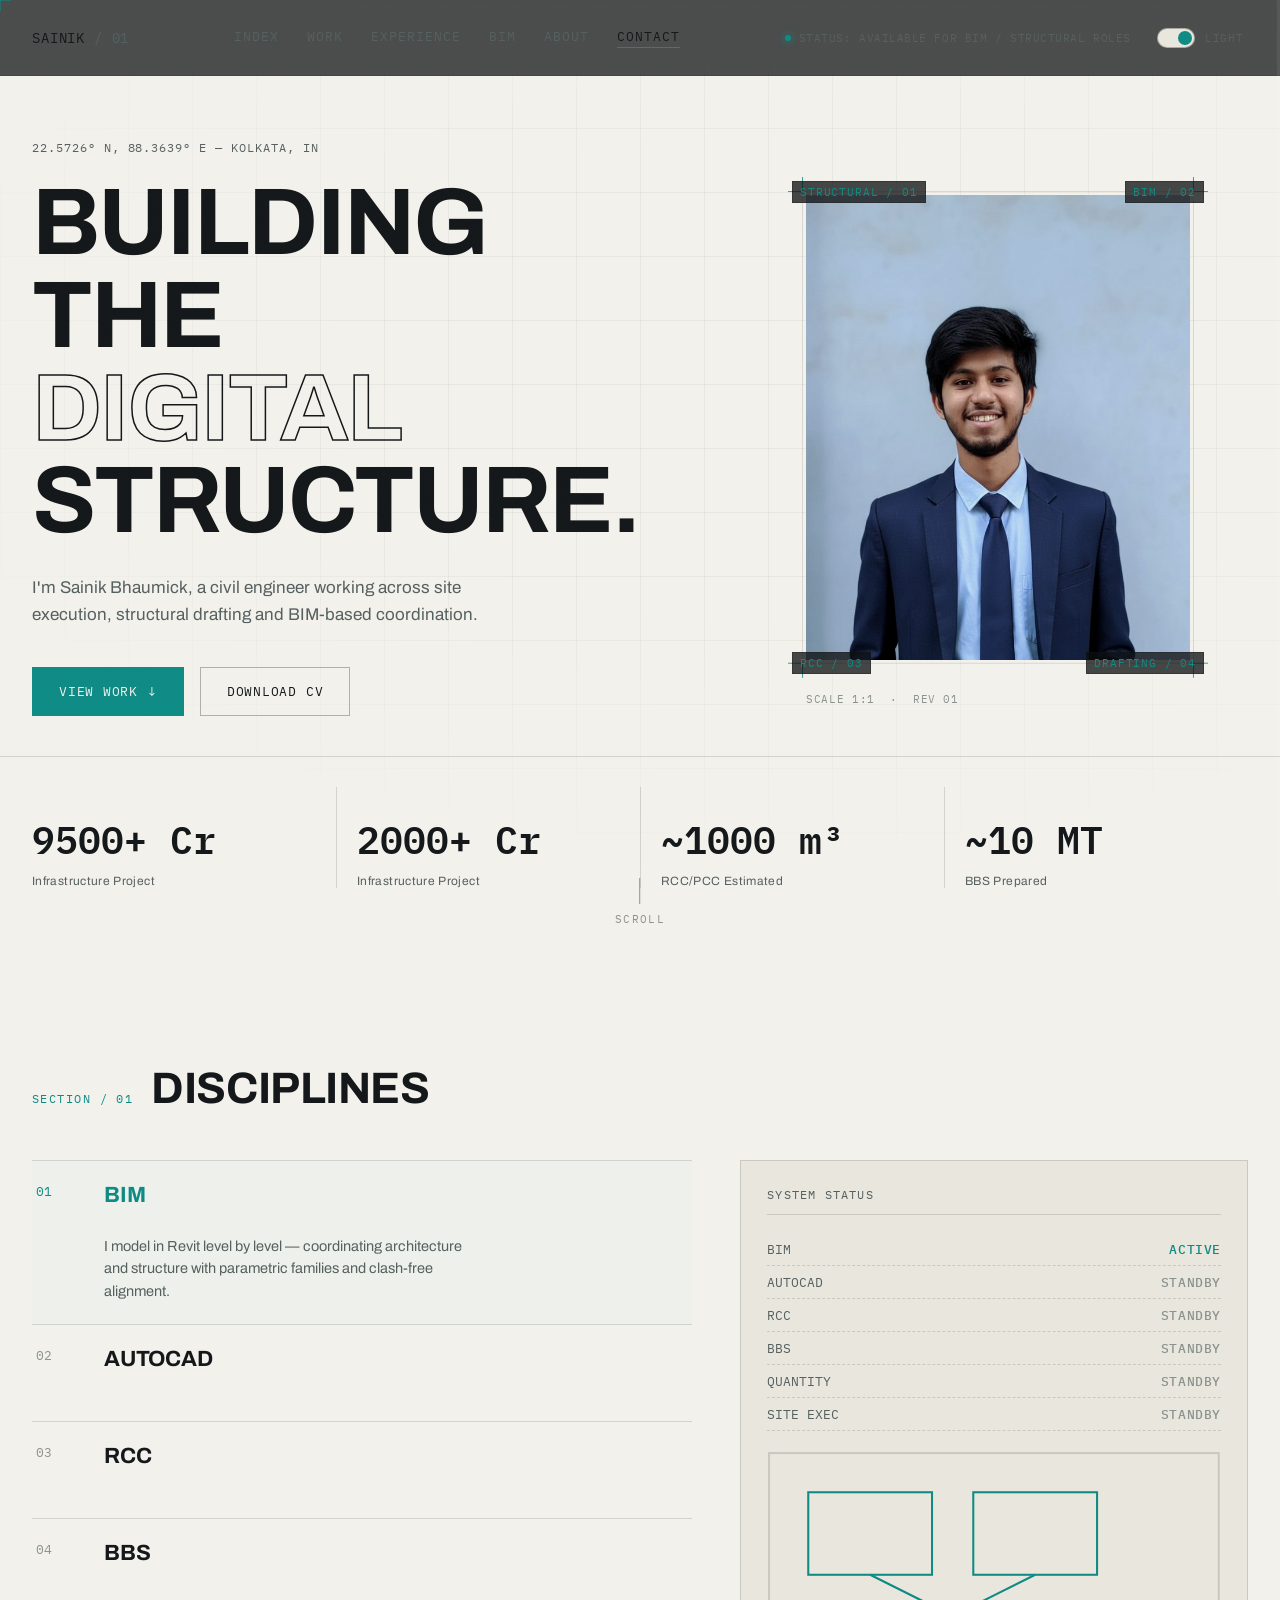
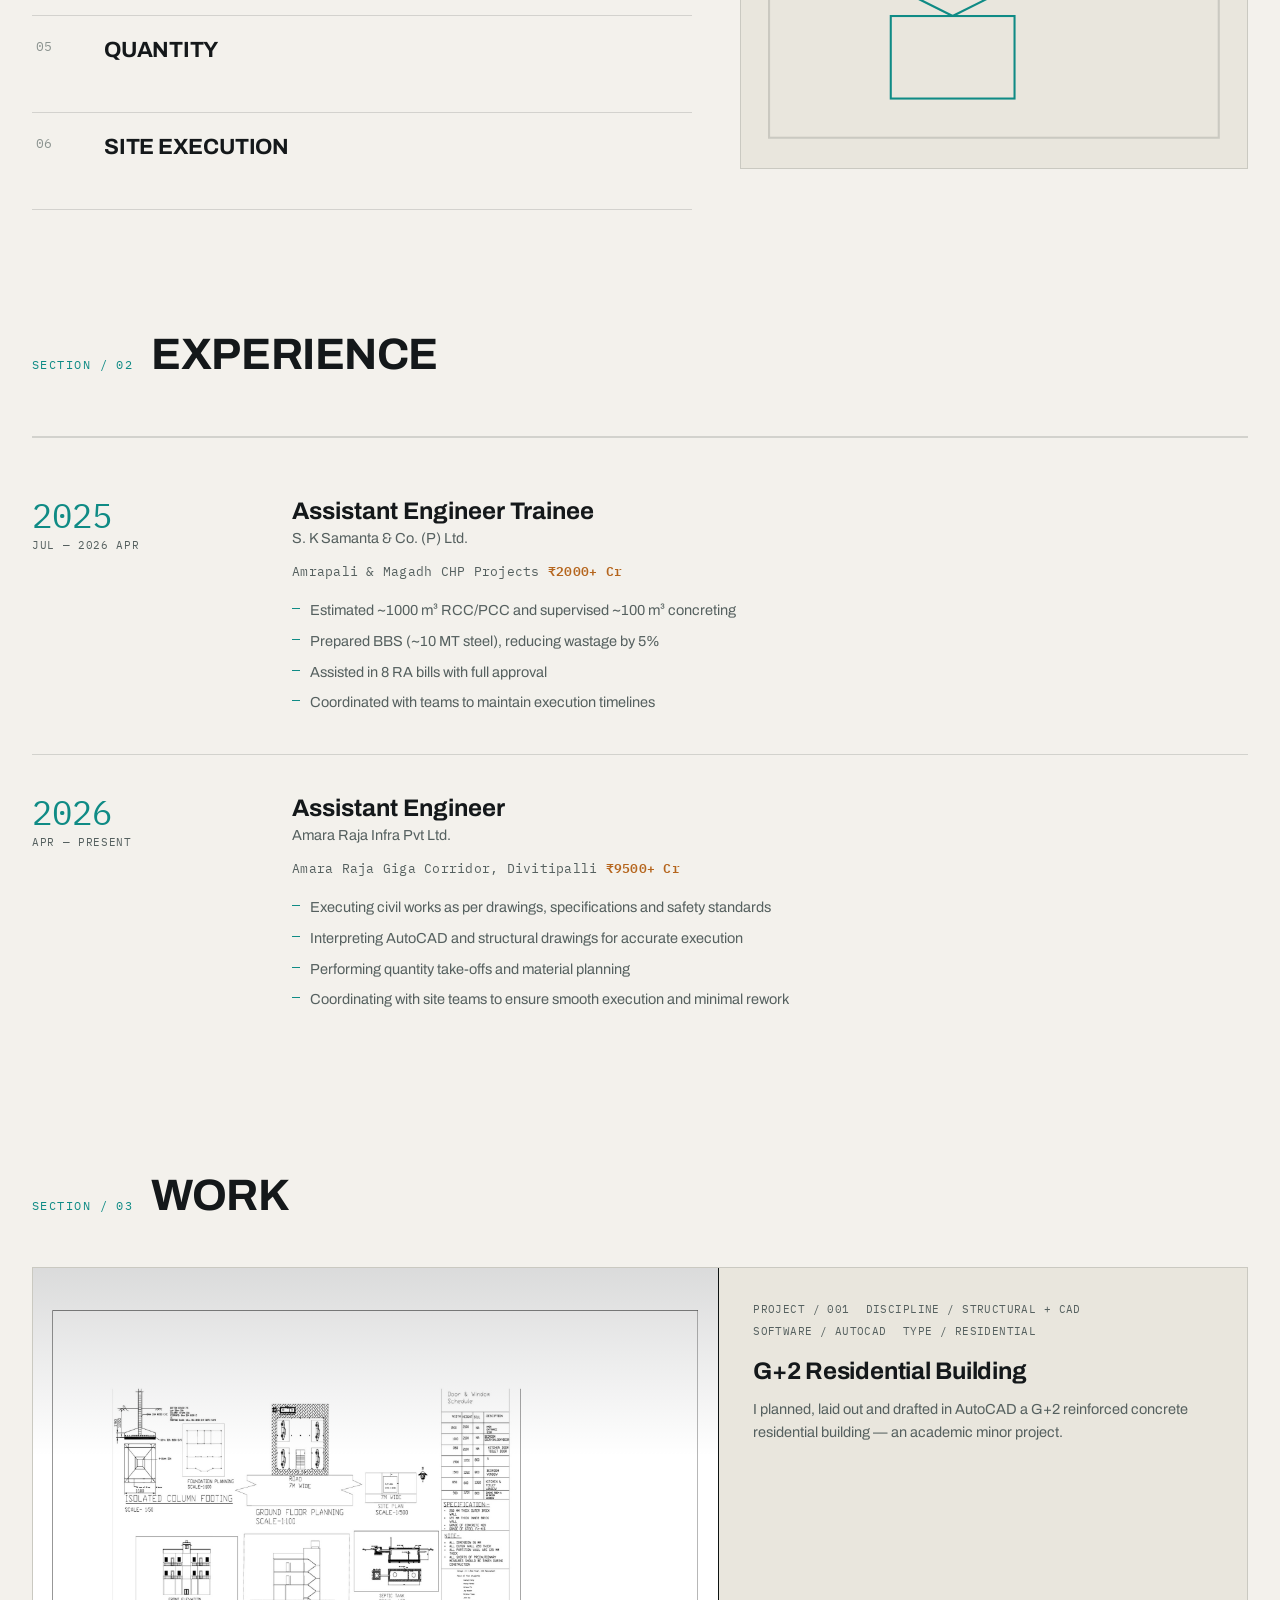
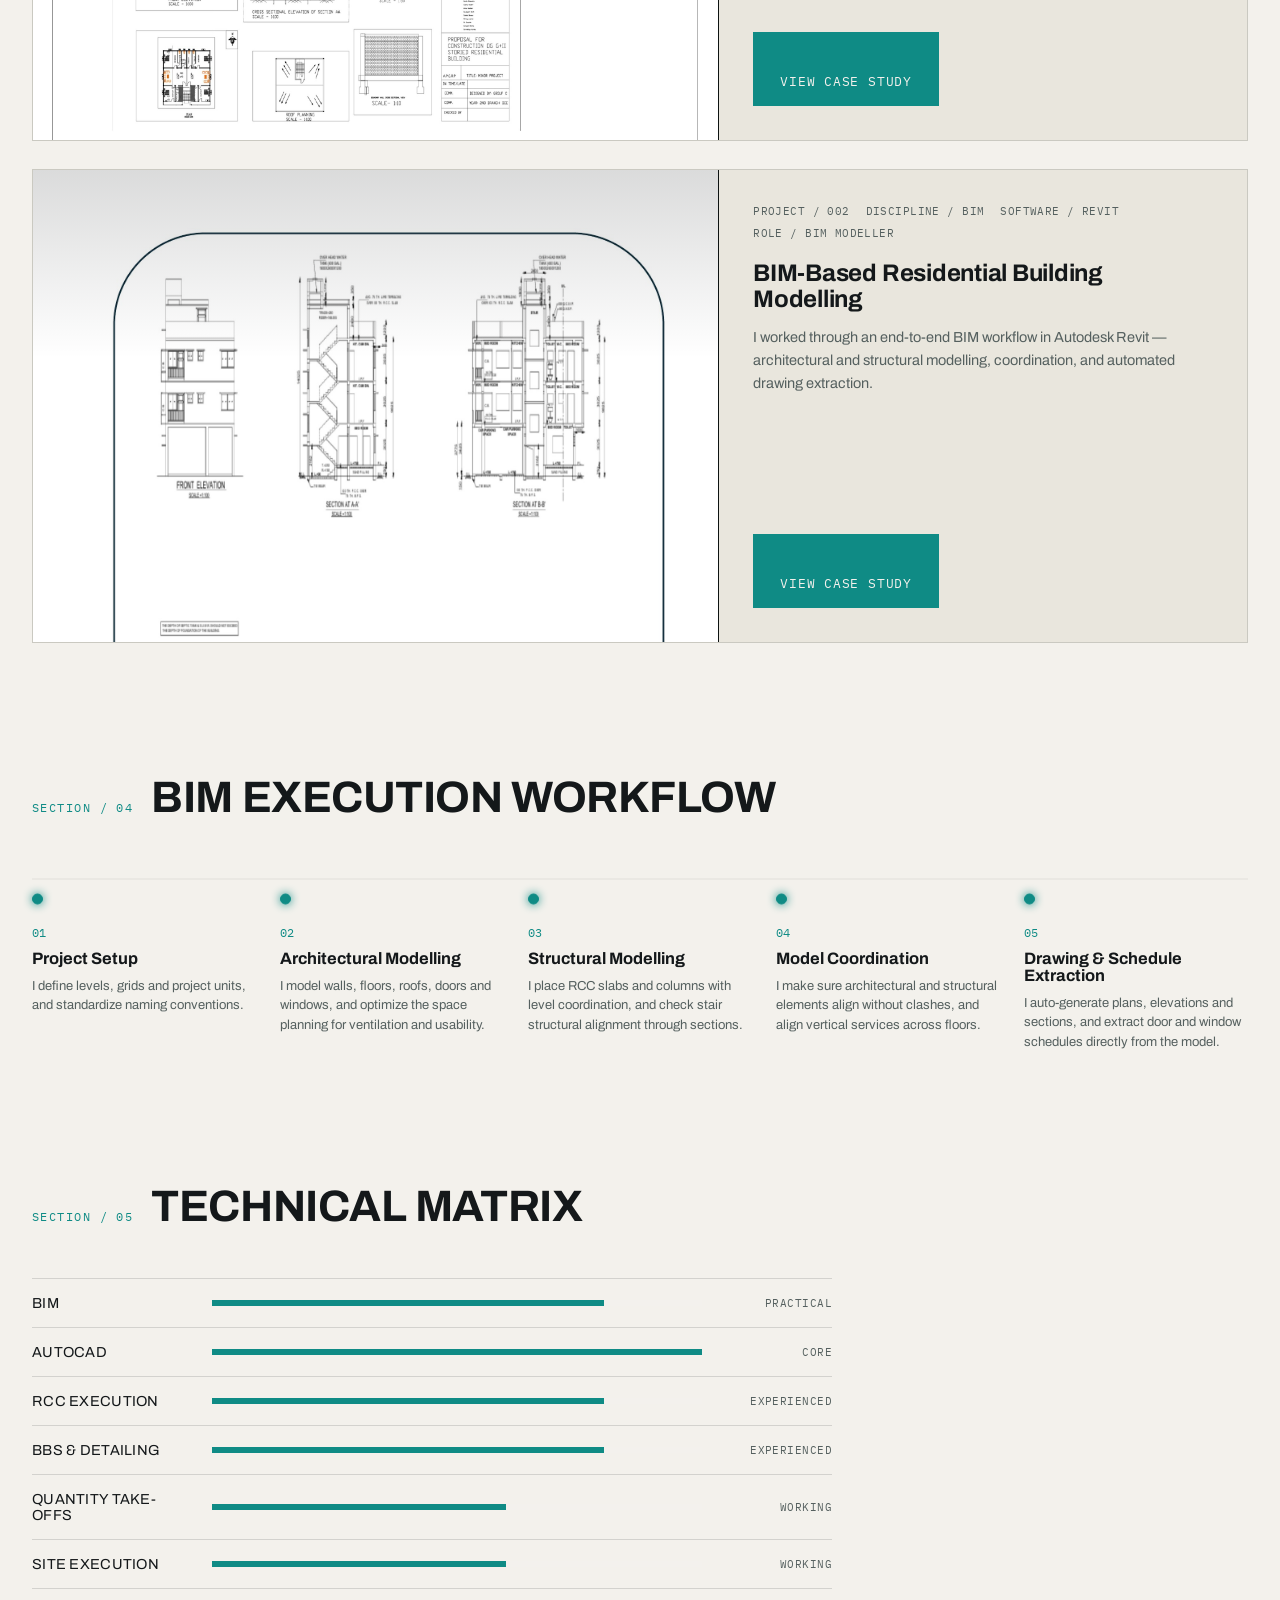
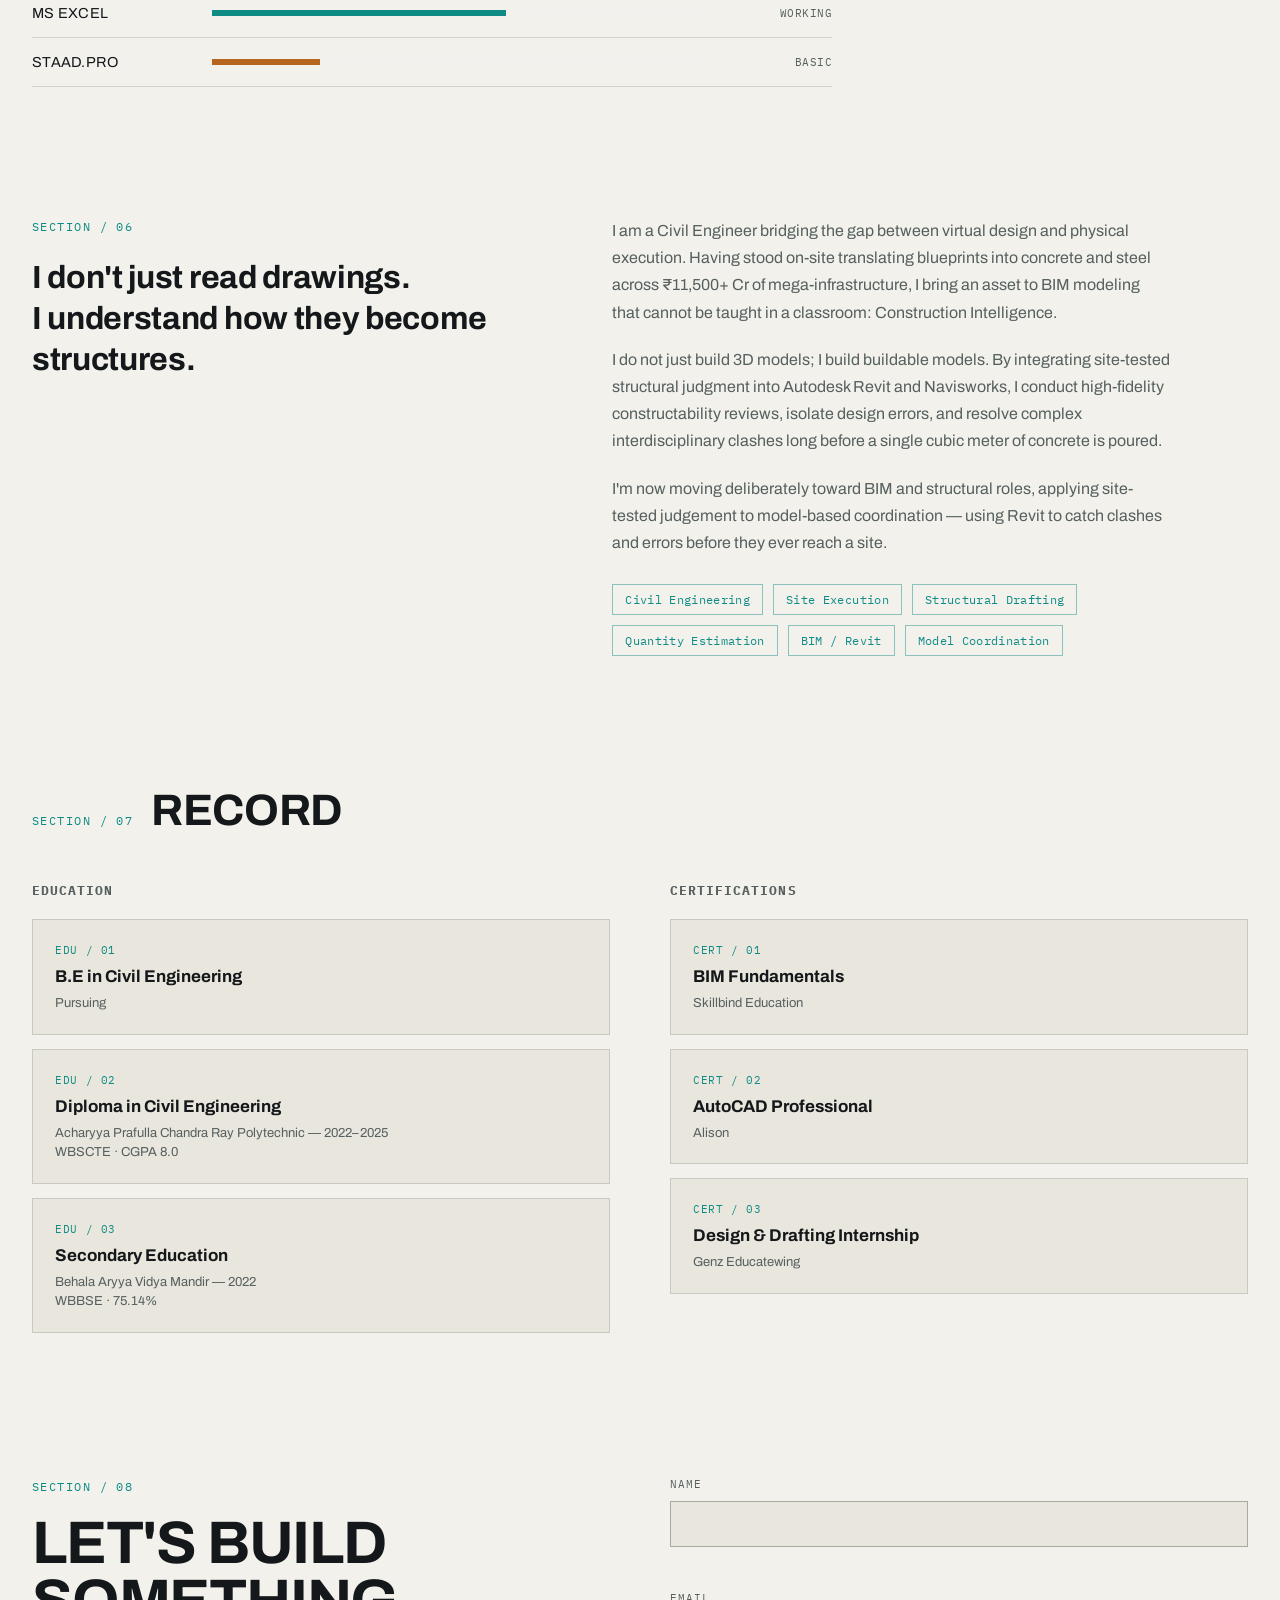
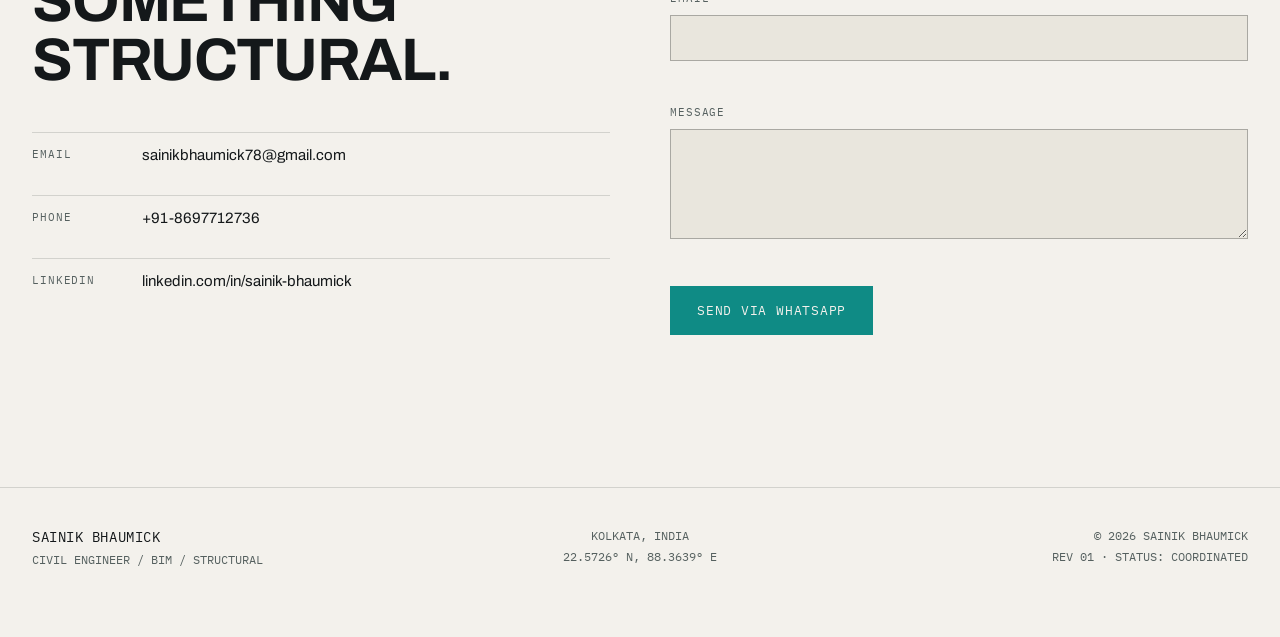
<file: Sainik-Bhaumik/index.html>
<!DOCTYPE html>
<html lang="en">
<head>
<meta charset="UTF-8">
<meta name="viewport" content="width=device-width, initial-scale=1.0, viewport-fit=cover">
<title>Sainik Bhaumick — Civil Engineer / BIM &amp; Revit</title>
<meta name="description" content="I'm Sainik Bhaumick, a civil engineer specializing in BIM, Revit, structural drafting and site execution. Based in Kolkata, India.">

<link rel="preconnect" href="https://fonts.googleapis.com">
<link rel="preconnect" href="https://fonts.gstatic.com" crossorigin>
<link href="https://fonts.googleapis.com/css2?family=Archivo:wght@400;500;600;700;800;900&family=IBM+Plex+Mono:wght@400;500;600&display=swap" rel="stylesheet">

<link rel="stylesheet" href="style.css">
</head>
<body>

<!-- ============ GRAIN + GRID OVERLAYS ============ -->
<div class="grain-overlay" aria-hidden="true"></div>
<div class="scan-line" aria-hidden="true"></div>

<!-- ============ CUSTOM CURSOR (desktop only) ============ -->
<div class="cursor-crosshair" id="cursor" aria-hidden="true">
  <span class="cursor-h"></span>
  <span class="cursor-v"></span>
</div>

<!-- ============ SCROLL PROGRESS ============ -->
<div class="scroll-progress" aria-hidden="true"><span id="scrollFill"></span></div>

<a class="skip-link" href="#main">Skip to content</a>

<button class="theme-toggle theme-toggle-mobile" id="themeToggleMobile" type="button" aria-label="Switch to light mode" aria-pressed="false">
  <span class="theme-toggle-track">
    <span class="theme-toggle-thumb"></span>
  </span>
</button>

<!-- ============ DESKTOP / TOP NAVIGATION ============ -->
<header class="topnav" id="topnav">
  <div class="topnav-inner">
    <a href="#top" class="topnav-mark">SAINIK <span>/ 01</span></a>
    <nav class="topnav-links" aria-label="Primary">
      <a href="#work" data-nav>INDEX</a>
      <a href="#projects" data-nav>WORK</a>
      <a href="#experience" data-nav>EXPERIENCE</a>
      <a href="#bim" data-nav>BIM</a>
      <a href="#about" data-nav>ABOUT</a>
      <a href="#contact" data-nav>CONTACT</a>
    </nav>
    <div class="topnav-right">
      <div class="topnav-status">
        <span class="status-dot" aria-hidden="true"></span>
        STATUS: AVAILABLE FOR BIM / STRUCTURAL ROLES
      </div>
      <button class="theme-toggle" id="themeToggle" type="button" aria-label="Switch to light mode" aria-pressed="false">
        <span class="theme-toggle-track">
          <span class="theme-toggle-thumb"></span>
        </span>
        <span class="theme-toggle-label">DARK</span>
      </button>
    </div>
  </div>
</header>

<main id="main">

  <!-- ============ HERO ============ -->
  <section class="hero" id="top">
    <div class="hero-grid-bg" aria-hidden="true"></div>

    <div class="hero-inner">
      <div class="hero-left">
        <p class="eyebrow-coord">22.5726° N, 88.3639° E — KOLKATA, IN</p>
        <h1 class="hero-headline">
          <span class="line">BUILDING</span>
          <span class="line">THE</span>
          <span class="line accent-outline">DIGITAL</span>
          <span class="line">STRUCTURE.</span>
        </h1>
        <p class="hero-sub">I'm Sainik Bhaumick, a civil engineer working across site execution, structural drafting and BIM-based coordination.</p>

        <div class="hero-actions">
          <a href="#projects" class="btn-technical magnetic">VIEW WORK <span class="arrow">↓</span></a>
          <a href="assets/SAINIK_BHAUMICK_CV.pdf" class="btn-ghost magnetic" download>DOWNLOAD CV</a>
        </div>
      </div>

      <div class="hero-right">
        <div class="portrait-frame">
          <svg class="portrait-dims" viewBox="0 0 520 620" aria-hidden="true">
            <rect x="18" y="18" width="484" height="584" fill="none" stroke="var(--line)" stroke-width="1"/>
            <line x1="0" y1="18" x2="18" y2="18" stroke="var(--cyan)" stroke-width="1"/>
            <line x1="18" y1="0" x2="18" y2="18" stroke="var(--cyan)" stroke-width="1"/>
            <line x1="502" y1="18" x2="520" y2="18" stroke="var(--cyan)" stroke-width="1"/>
            <line x1="502" y1="0" x2="502" y2="18" stroke="var(--cyan)" stroke-width="1"/>
            <line x1="0" y1="602" x2="18" y2="602" stroke="var(--cyan)" stroke-width="1"/>
            <line x1="18" y1="602" x2="18" y2="620" stroke="var(--cyan)" stroke-width="1"/>
            <line x1="502" y1="602" x2="520" y2="602" stroke="var(--cyan)" stroke-width="1"/>
            <line x1="502" y1="602" x2="502" y2="620" stroke="var(--cyan)" stroke-width="1"/>
          </svg>
          <img src="assets/profile.jpg" alt="Portrait of Sainik Bhaumick" class="portrait-img" width="800" height="800">
          <span class="portrait-tag tag-tl">STRUCTURAL / 01</span>
          <span class="portrait-tag tag-tr">BIM / 02</span>
          <span class="portrait-tag tag-bl">RCC / 03</span>
          <span class="portrait-tag tag-br">DRAFTING / 04</span>
          <span class="portrait-scale">SCALE 1:1 &nbsp;·&nbsp; REV 01</span>
        </div>
      </div>
    </div>

    <div class="hero-stats" id="statsRow">
      <div class="stat">
        <span class="stat-num" data-count="9500" data-suffix="+ Cr">0</span>
        <span class="stat-label">Infrastructure Project</span>
      </div>
      <div class="stat">
        <span class="stat-num" data-count="2000" data-suffix="+ Cr">0</span>
        <span class="stat-label">Infrastructure Project</span>
      </div>
      <div class="stat">
        <span class="stat-num" data-count="1000" data-prefix="~" data-suffix=" m³">0</span>
        <span class="stat-label">RCC/PCC Estimated</span>
      </div>
      <div class="stat">
        <span class="stat-num" data-count="10" data-prefix="~" data-suffix=" MT">0</span>
        <span class="stat-label">BBS Prepared</span>
      </div>
    </div>

    <a href="#work" class="scroll-hint" aria-hidden="true"><span></span>SCROLL</a>
  </section>

  <!-- ============ ENGINEERING SCANNER ============ -->
  <section class="scanner" id="work">
    <div class="section-head">
      <span class="section-num">SECTION / 01</span>
      <h2>DISCIPLINES</h2>
    </div>

    <div class="scanner-grid">
      <ul class="scanner-list" id="scannerList">
        <li class="scanner-item is-active" data-key="bim" tabindex="0">
          <span class="scanner-index">01</span>
          <span class="scanner-title">BIM</span>
          <p class="scanner-desc">I model in Revit level by level — coordinating architecture and structure with parametric families and clash-free alignment.</p>
        </li>
        <li class="scanner-item" data-key="cad" tabindex="0">
          <span class="scanner-index">02</span>
          <span class="scanner-title">AUTOCAD</span>
          <p class="scanner-desc">I draft plans, elevations, sections and details in 2D, to scale and following standard drafting conventions.</p>
        </li>
        <li class="scanner-item" data-key="rcc" tabindex="0">
          <span class="scanner-index">03</span>
          <span class="scanner-title">RCC</span>
          <p class="scanner-desc">I execute reinforced concrete works on site — footings, columns, slabs — to drawing and safety standards.</p>
        </li>
        <li class="scanner-item" data-key="bbs" tabindex="0">
          <span class="scanner-index">04</span>
          <span class="scanner-title">BBS</span>
          <p class="scanner-desc">I prepare bar bending schedules and reinforcement detailing using IS codes for accurate steel take-off.</p>
        </li>
        <li class="scanner-item" data-key="qty" tabindex="0">
          <span class="scanner-index">05</span>
          <span class="scanner-title">QUANTITY</span>
          <p class="scanner-desc">I carry out material take-offs and quantity estimation, integrated with MS Excel for planning and RA billing.</p>
        </li>
        <li class="scanner-item" data-key="site" tabindex="0">
          <span class="scanner-index">06</span>
          <span class="scanner-title">SITE EXECUTION</span>
          <p class="scanner-desc">I coordinate with site teams to execute drawings accurately, keeping rework and material wastage low.</p>
        </li>
      </ul>

      <div class="scanner-panel" aria-live="polite">
        <div class="panel-head">SYSTEM STATUS</div>
        <div class="panel-rule"></div>
        <ul class="panel-status" id="panelStatus">
          <li><span>BIM</span><b>ACTIVE</b></li>
          <li><span>AUTOCAD</span><b>STANDBY</b></li>
          <li><span>RCC</span><b>STANDBY</b></li>
          <li><span>BBS</span><b>STANDBY</b></li>
          <li><span>QUANTITY</span><b>STANDBY</b></li>
          <li><span>SITE EXEC</span><b>STANDBY</b></li>
        </ul>
        <svg class="panel-diagram" id="panelDiagram" viewBox="0 0 220 140" aria-hidden="true">
          <rect x="1" y="1" width="218" height="138" fill="none" stroke="var(--line)" />
          <g id="diagramContent"></g>
        </svg>
      </div>
    </div>
  </section>

  <!-- ============ EXPERIENCE TIMELINE ============ -->
  <section class="experience" id="experience">
    <div class="section-head">
      <span class="section-num">SECTION / 02</span>
      <h2>EXPERIENCE</h2>
    </div>

    <div class="timeline" id="timeline">
      <div class="timeline-track"><span class="timeline-fill" id="timelineFill"></span></div>

      <article class="timeline-entry">
        <div class="timeline-year">2025<span>JUL — 2026 APR</span></div>
        <div class="timeline-card">
          <h3>Assistant Engineer Trainee</h3>
          <p class="timeline-org">S. K Samanta &amp; Co. (P) Ltd.</p>
          <p class="timeline-project">Amrapali &amp; Magadh CHP Projects <b>₹2000+ Cr</b></p>
          <ul class="timeline-list">
            <li>Estimated ~1000 m³ RCC/PCC and supervised ~100 m³ concreting</li>
            <li>Prepared BBS (~10 MT steel), reducing wastage by 5%</li>
            <li>Assisted in 8 RA bills with full approval</li>
            <li>Coordinated with teams to maintain execution timelines</li>
          </ul>
        </div>
      </article>

      <article class="timeline-entry">
        <div class="timeline-year">2026<span>APR — PRESENT</span></div>
        <div class="timeline-card">
          <h3>Assistant Engineer</h3>
          <p class="timeline-org">Amara Raja Infra Pvt Ltd.</p>
          <p class="timeline-project">Amara Raja Giga Corridor, Divitipalli <b>₹9500+ Cr</b></p>
          <ul class="timeline-list">
            <li>Executing civil works as per drawings, specifications and safety standards</li>
            <li>Interpreting AutoCAD and structural drawings for accurate execution</li>
            <li>Performing quantity take-offs and material planning</li>
            <li>Coordinating with site teams to ensure smooth execution and minimal rework</li>
          </ul>
        </div>
      </article>
    </div>
  </section>

  <!-- ============ PROJECTS ============ -->
  <section class="projects" id="projects">
    <div class="section-head">
      <span class="section-num">SECTION / 03</span>
      <h2>WORK</h2>
    </div>

    <div class="project-rail" id="projectRail">

      <article class="project-card" data-project="g2">
        <div class="project-media-slot">
          <!-- Replace/extend with additional G+2 project drawings if available -->
          <img src="assets/project-g2-fullsheet.jpg" alt="G+2 residential building drawing sheet — plans, elevation, sections and footing detail" loading="lazy">
          <div class="media-scanlines" aria-hidden="true"></div>
        </div>
        <div class="project-info">
          <div class="project-meta">
            <span>PROJECT / 001</span>
            <span>DISCIPLINE / STRUCTURAL + CAD</span>
            <span>SOFTWARE / AUTOCAD</span>
            <span>TYPE / RESIDENTIAL</span>
          </div>
          <h3>G+2 Residential Building</h3>
          <p>I planned, laid out and drafted in AutoCAD a G+2 reinforced concrete residential building — an academic minor project.</p>
          <button class="btn-technical view-case" data-target="modal-g2">VIEW CASE STUDY</button>
        </div>
      </article>

      <article class="project-card" data-project="bim">
        <div class="project-media-slot">
          <!-- Replace/extend with additional BIM project drawings if available -->
          <img src="assets/project-bim-fullsheet.jpg" alt="BIM-based residential building drawing sheet — elevation, sections and floor plans generated from the Revit model" loading="lazy">
          <div class="media-scanlines" aria-hidden="true"></div>
        </div>
        <div class="project-info">
          <div class="project-meta">
            <span>PROJECT / 002</span>
            <span>DISCIPLINE / BIM</span>
            <span>SOFTWARE / REVIT</span>
            <span>ROLE / BIM MODELLER</span>
          </div>
          <h3>BIM-Based Residential Building Modelling</h3>
          <p>I worked through an end-to-end BIM workflow in Autodesk Revit — architectural and structural modelling, coordination, and automated drawing extraction.</p>
          <button class="btn-technical view-case" data-target="modal-bim">VIEW CASE STUDY</button>
        </div>
      </article>

    </div>
  </section>

  <!-- ============ BIM WORKFLOW ============ -->
  <section class="bim-workflow" id="bim">
    <div class="section-head">
      <span class="section-num">SECTION / 04</span>
      <h2>BIM EXECUTION WORKFLOW</h2>
    </div>

    <div class="pipeline" id="pipeline">
      <svg class="pipeline-line" id="pipelineLine" viewBox="0 0 1000 40" preserveAspectRatio="none" aria-hidden="true">
        <line x1="0" y1="20" x2="1000" y2="20" stroke="var(--line)" stroke-width="1"/>
        <line id="pipelineProgress" x1="0" y1="20" x2="0" y2="20" stroke="var(--cyan)" stroke-width="2"/>
      </svg>

      <div class="pipeline-stage" data-stage="1">
        <span class="stage-index">01</span>
        <h3>Project Setup</h3>
        <p>I define levels, grids and project units, and standardize naming conventions.</p>
      </div>
      <div class="pipeline-stage" data-stage="2">
        <span class="stage-index">02</span>
        <h3>Architectural Modelling</h3>
        <p>I model walls, floors, roofs, doors and windows, and optimize the space planning for ventilation and usability.</p>
      </div>
      <div class="pipeline-stage" data-stage="3">
        <span class="stage-index">03</span>
        <h3>Structural Modelling</h3>
        <p>I place RCC slabs and columns with level coordination, and check stair structural alignment through sections.</p>
      </div>
      <div class="pipeline-stage" data-stage="4">
        <span class="stage-index">04</span>
        <h3>Model Coordination</h3>
        <p>I make sure architectural and structural elements align without clashes, and align vertical services across floors.</p>
      </div>
      <div class="pipeline-stage" data-stage="5">
        <span class="stage-index">05</span>
        <h3>Drawing &amp; Schedule Extraction</h3>
        <p>I auto-generate plans, elevations and sections, and extract door and window schedules directly from the model.</p>
      </div>
    </div>
  </section>

  <!-- ============ SKILLS MATRIX ============ -->
  <section class="skills" id="skills">
    <div class="section-head">
      <span class="section-num">SECTION / 05</span>
      <h2>TECHNICAL MATRIX</h2>
    </div>

    <div class="matrix" id="matrix">
      <div class="matrix-row" data-level="4">
        <span class="matrix-label">BIM</span>
        <span class="matrix-bar"><i></i></span>
        <span class="matrix-tag">PRACTICAL</span>
      </div>
      <div class="matrix-row" data-level="5">
        <span class="matrix-label">AUTOCAD</span>
        <span class="matrix-bar"><i></i></span>
        <span class="matrix-tag">CORE</span>
      </div>
      <div class="matrix-row" data-level="4">
        <span class="matrix-label">RCC EXECUTION</span>
        <span class="matrix-bar"><i></i></span>
        <span class="matrix-tag">EXPERIENCED</span>
      </div>
      <div class="matrix-row" data-level="4">
        <span class="matrix-label">BBS &amp; DETAILING</span>
        <span class="matrix-bar"><i></i></span>
        <span class="matrix-tag">EXPERIENCED</span>
      </div>
      <div class="matrix-row" data-level="3">
        <span class="matrix-label">QUANTITY TAKE-OFFS</span>
        <span class="matrix-bar"><i></i></span>
        <span class="matrix-tag">WORKING</span>
      </div>
      <div class="matrix-row" data-level="3">
        <span class="matrix-label">SITE EXECUTION</span>
        <span class="matrix-bar"><i></i></span>
        <span class="matrix-tag">WORKING</span>
      </div>
      <div class="matrix-row" data-level="3">
        <span class="matrix-label">MS EXCEL</span>
        <span class="matrix-bar"><i></i></span>
        <span class="matrix-tag">WORKING</span>
      </div>
      <div class="matrix-row" data-level="1">
        <span class="matrix-label">STAAD.PRO</span>
        <span class="matrix-bar"><i></i></span>
        <span class="matrix-tag">BASIC</span>
      </div>
    </div>
  </section>

  <!-- ============ ABOUT ============ -->
  <section class="about" id="about">
    <div class="about-grid">
      <div class="about-statement">
        <span class="section-num">SECTION / 06</span>
        <h2>I don't just read drawings.<br>I understand how they become structures.</h2>
      </div>
      <div class="about-body">
        <p>I am a Civil Engineer bridging the gap between virtual design and physical execution. Having stood on-site translating blueprints into concrete and steel across ₹11,500+ Cr of mega-infrastructure, I bring an asset to BIM modeling that cannot be taught in a classroom: Construction Intelligence.</p>
        <p>I do not just build 3D models; I build buildable models. By integrating site-tested structural judgment into Autodesk Revit and Navisworks, I conduct high-fidelity constructability reviews, isolate design errors, and resolve complex interdisciplinary clashes long before a single cubic meter of concrete is poured.</p>
        <p>I'm now moving deliberately toward BIM and structural roles, applying site-tested judgement to model-based coordination — using Revit to catch clashes and errors before they ever reach a site.</p>
        <ul class="about-tags">
          <li>Civil Engineering</li>
          <li>Site Execution</li>
          <li>Structural Drafting</li>
          <li>Quantity Estimation</li>
          <li>BIM / Revit</li>
          <li>Model Coordination</li>
        </ul>
      </div>
    </div>
  </section>

  <!-- ============ EDUCATION + CERTIFICATIONS ============ -->
  <section class="credentials" id="credentials">
    <div class="section-head">
      <span class="section-num">SECTION / 07</span>
      <h2>RECORD</h2>
    </div>

    <div class="credentials-grid">
      <div class="credentials-col">
        <h3>Education</h3>

        <div class="doc-card">
          <span class="doc-tag">EDU / 01</span>
          <h4>B.E in Civil Engineering</h4>
          <p class="doc-meta">Pursuing</p>
        </div>

        <div class="doc-card">
          <span class="doc-tag">EDU / 02</span>
          <h4>Diploma in Civil Engineering</h4>
          <p class="doc-meta">Acharyya Prafulla Chandra Ray Polytechnic — 2022–2025<br>WBSCTE · CGPA 8.0</p>
        </div>

        <div class="doc-card">
          <span class="doc-tag">EDU / 03</span>
          <h4>Secondary Education</h4>
          <p class="doc-meta">Behala Aryya Vidya Mandir — 2022<br>WBBSE · 75.14%</p>
        </div>
      </div>

      <div class="credentials-col">
        <h3>Certifications</h3>

        <div class="doc-card">
          <span class="doc-tag">CERT / 01</span>
          <h4>BIM Fundamentals</h4>
          <p class="doc-meta">Skillbind Education</p>
        </div>

        <div class="doc-card">
          <span class="doc-tag">CERT / 02</span>
          <h4>AutoCAD Professional</h4>
          <p class="doc-meta">Alison</p>
        </div>

        <div class="doc-card">
          <span class="doc-tag">CERT / 03</span>
          <h4>Design &amp; Drafting Internship</h4>
          <p class="doc-meta">Genz Educatewing</p>
        </div>
      </div>
    </div>
  </section>

  <!-- ============ CONTACT ============ -->
  <section class="contact" id="contact">
    <div class="contact-grid">
      <div class="contact-left">
        <span class="section-num">SECTION / 08</span>
        <h2>LET'S BUILD<br>SOMETHING<br>STRUCTURAL.</h2>

        <dl class="contact-list">
          <div><dt>EMAIL</dt><dd><a href="mailto:sainikbhaumick78@gmail.com">sainikbhaumick78@gmail.com</a></dd></div>
          <div><dt>PHONE</dt><dd><a href="tel:+918697712736">+91-8697712736</a></dd></div>
          <div><dt>LINKEDIN</dt><dd><a href="https://www.linkedin.com/in/sainik-bhaumick/" target="_blank" rel="noopener">linkedin.com/in/sainik-bhaumick</a></dd></div>
        </dl>
      </div>

      <form class="contact-form" id="contactForm" novalidate>
        <div class="field">
          <label for="cf-name">NAME</label>
          <input type="text" id="cf-name" name="name" autocomplete="name" required>
          <span class="field-error" id="err-name" role="alert"></span>
        </div>
        <div class="field">
          <label for="cf-email">EMAIL</label>
          <input type="email" id="cf-email" name="email" autocomplete="email" required>
          <span class="field-error" id="err-email" role="alert"></span>
        </div>
        <div class="field">
          <label for="cf-message">MESSAGE</label>
          <textarea id="cf-message" name="message" rows="5" required></textarea>
          <span class="field-error" id="err-message" role="alert"></span>
        </div>
        <button type="submit" class="btn-technical magnetic">SEND VIA WHATSAPP</button>
        <p class="form-note" id="formNote" aria-live="polite"></p>
      </form>
    </div>
  </section>

</main>

<!-- ============ FOOTER ============ -->
<footer class="site-footer">
  <div class="footer-inner">
    <div class="footer-id">
      <p class="footer-name">SAINIK BHAUMICK</p>
      <p class="footer-role">CIVIL ENGINEER / BIM / STRUCTURAL</p>
    </div>
    <div class="footer-coord">
      <p>KOLKATA, INDIA</p>
      <p>22.5726° N, 88.3639° E</p>
    </div>
    <div class="footer-meta">
      <p>© <span id="year"></span> SAINIK BHAUMICK</p>
      <p>REV 01 · STATUS: COORDINATED</p>
    </div>
  </div>
  <button class="back-to-top" id="backToTop" aria-label="Back to top">
    <span>↑</span> TOP
  </button>
</footer>

<!-- ============ MOBILE BOTTOM NAV ============ -->
<nav class="mobile-nav" aria-label="Mobile primary">
  <a href="#top" data-mnav class="is-active">
    <svg viewBox="0 0 24 24" fill="none" stroke="currentColor" stroke-width="1.6"><path d="M3 11l9-7 9 7"/><path d="M5 10v9h14v-9"/></svg>
    <span>HOME</span>
  </a>
  <a href="#projects" data-mnav>
    <svg viewBox="0 0 24 24" fill="none" stroke="currentColor" stroke-width="1.6"><rect x="3" y="4" width="18" height="14" rx="1"/><path d="M3 9h18"/></svg>
    <span>WORK</span>
  </a>
  <a href="#bim" data-mnav>
    <svg viewBox="0 0 24 24" fill="none" stroke="currentColor" stroke-width="1.6"><path d="M4 21V9l8-5 8 5v12"/><path d="M9 21v-8h6v8"/></svg>
    <span>BIM</span>
  </a>
  <a href="#about" data-mnav>
    <svg viewBox="0 0 24 24" fill="none" stroke="currentColor" stroke-width="1.6"><circle cx="12" cy="8" r="3.2"/><path d="M5 20c1.5-4 4.5-6 7-6s5.5 2 7 6"/></svg>
    <span>ABOUT</span>
  </a>
  <a href="#contact" data-mnav>
    <svg viewBox="0 0 24 24" fill="none" stroke="currentColor" stroke-width="1.6"><path d="M3 6l9 6 9-6"/><rect x="3" y="5" width="18" height="14" rx="1.4"/></svg>
    <span>CONTACT</span>
  </a>
</nav>

<!-- ============ PROJECT MODALS ============ -->
<div class="modal-overlay" id="modalOverlay">

  <div class="project-modal" id="modal-g2" role="dialog" aria-modal="true" aria-labelledby="modal-g2-title" hidden>
    <button class="modal-close" data-close-modal aria-label="Close case study">✕</button>
    <div class="modal-scroll">
      <span class="modal-eyebrow">PROJECT / 001 — CASE STUDY</span>
      <h2 id="modal-g2-title">G+2 Residential Building</h2>

      <div class="modal-section">
        <h4>Overview</h4>
        <p>This academic minor project focused on the planning, structural layout and AutoCAD drafting of a G+2 reinforced concrete residential building. I prepared it during my Diploma in Civil Engineering.</p>
      </div>
      <div class="modal-section">
        <h4>Objective</h4>
        <p>My objective was to plan a functional residential building that satisfies fundamental civil engineering principles, and to produce professional AutoCAD documentation that mirrors the real drafting workflows used in consultancy firms.</p>
      </div>
      <div class="modal-section">
        <h4>Scope</h4>
        <p>My scope covered site planning, ground and first floor planning, roof planning, front and sectional elevation, staircase detailing, isolated column footing detailing, and a door &amp; window schedule.</p>
      </div>
      <div class="modal-section">
        <h4>Tools</h4>
        <p>I used AutoCAD for 2D drafting, referencing standard IS codes for conceptual detailing.</p>
      </div>
      <div class="modal-section">
        <h4>Skills Demonstrated</h4>
        <p>This project demonstrates my skills in architectural planning, RCC structural components, foundation planning, staircase detailing, and scaled technical drafting.</p>
      </div>

      <div class="modal-gallery">
        <figure><img src="assets/project-g2-site-plan.jpg" alt="G+2 ground floor and site plan" loading="lazy"><figcaption>Ground floor &amp; site plan — 1:100 / 1:500</figcaption></figure>
        <figure><img src="assets/project-g2-elevation.jpg" alt="G+2 front elevation" loading="lazy"><figcaption>Front elevation — 1:100</figcaption></figure>
        <figure><img src="assets/project-g2-section.jpg" alt="G+2 cross sectional elevation" loading="lazy"><figcaption>Cross sectional elevation — Section AA</figcaption></figure>
        <figure><img src="assets/project-g2-floorplan.jpg" alt="G+2 first and second floor plan" loading="lazy"><figcaption>1st &amp; 2nd floor plan — 1:100</figcaption></figure>
        <figure><img src="assets/project-g2-roofplan.jpg" alt="G+2 roof plan" loading="lazy"><figcaption>Roof plan — 1:100</figcaption></figure>
        <figure><img src="assets/project-g2-footing.jpg" alt="G+2 isolated column footing detail" loading="lazy"><figcaption>Isolated column footing — 1:50</figcaption></figure>
        <figure><img src="assets/project-g2-schedule.jpg" alt="G+2 door and window schedule and specifications" loading="lazy"><figcaption>Door &amp; window schedule / specifications</figcaption></figure>
      </div>
    </div>
  </div>

  <div class="project-modal" id="modal-bim" role="dialog" aria-modal="true" aria-labelledby="modal-bim-title" hidden>
    <button class="modal-close" data-close-modal aria-label="Close case study">✕</button>
    <div class="modal-scroll">
      <span class="modal-eyebrow">PROJECT / 002 — CASE STUDY</span>
      <h2 id="modal-bim-title">BIM-Based Residential Building Modelling &amp; Documentation</h2>

      <div class="modal-section">
        <h4>Overview</h4>
        <p>I ran an end-to-end BIM workflow — planning, modelling, coordination and documentation — for a multi-storied residential building, built as a single coordinated model in Autodesk Revit.</p>
      </div>
      <div class="modal-section">
        <h4>Objective</h4>
        <p>I set out to create a single source-of-truth BIM model integrating architectural planning, structural elements and documentation outputs, minimizing drafting errors through coordinated design.</p>
      </div>
      <div class="modal-section">
        <h4>Workflow</h4>
        <p>I started with project setup — levels and grids — then moved through architectural modelling, structural modelling and model coordination for clash-free alignment, and finally extracted drawings and schedules directly from the model.</p>
      </div>
      <div class="modal-section">
        <h4>Deliverables</h4>
        <p>I produced the ground floor plan, upper floor plans, roof plan, front elevation, building sections, staircase section, and door &amp; window schedule — all generated from the coordinated model.</p>
      </div>
      <div class="modal-section">
        <h4>Tools</h4>
        <p>I worked in Autodesk Revit — parametric families, level/grid coordination, sheet sets and annotations.</p>
      </div>
      <div class="modal-section">
        <h4>Skills Demonstrated</h4>
        <p>This project demonstrates my BIM modelling across architecture and structure, my Revit documentation workflow, and my drawing coordination and sheet management.</p>
      </div>

      <div class="modal-gallery">
        <figure><img src="assets/project-bim-groundfloor.jpg" alt="BIM ground floor plan" loading="lazy"><figcaption>Ground floor plan — 1:100</figcaption></figure>
        <figure><img src="assets/project-bim-upperfloor.jpg" alt="BIM 1st and 2nd floor plan" loading="lazy"><figcaption>1st &amp; 2nd floor plan — 1:100</figcaption></figure>
        <figure><img src="assets/project-bim-roof.jpg" alt="BIM roof plan" loading="lazy"><figcaption>Roof plan — 1:100</figcaption></figure>
        <figure><img src="assets/project-bim-elevation.jpg" alt="BIM front elevation" loading="lazy"><figcaption>Front elevation — 1:100</figcaption></figure>
        <figure><img src="assets/project-bim-section-a.jpg" alt="BIM section at A-A" loading="lazy"><figcaption>Section at A–A′ — 1:100</figcaption></figure>
        <figure><img src="assets/project-bim-section-b.jpg" alt="BIM section at B-B" loading="lazy"><figcaption>Section at B–B′ — 1:100</figcaption></figure>
      </div>
    </div>
  </div>

</div>

<script src="script.js"></script>
</body>
</html>
</file>
<file: Sainik-Bhaumik/style.css>
/* ==========================================================================
   SAINIK BHAUMICK — PORTFOLIO
   Design language: engineering blueprint meets digital command center.
   ========================================================================== */

:root {
  --bg: #0a0d0e;
  --bg-panel: #101516;
  --bg-panel-2: #141a1c;
  --ink: #eef3f2;
  --ink-dim: #7d8c8d;
  --ink-dimmer: #52605f;
  --line: rgba(230, 240, 238, 0.14);
  --line-strong: rgba(230, 240, 238, 0.28);
  --cyan: #5fd8d1;
  --cyan-dim: rgba(95, 216, 209, 0.45);
  --orange: #e08a3c;

  --font-display: 'Archivo', sans-serif;
  --font-mono: 'IBM Plex Mono', monospace;

  --nav-h: 76px;
  --edge: 32px;

  --ease: cubic-bezier(.22, .68, .18, 1);
}

/* ============ LIGHT THEME OVERRIDES ============ */
:root[data-theme="light"] {
  --bg: #f3f1ec;
  --bg-panel: #e9e6dd;
  --bg-panel-2: #edeae1;
  --ink: #14181a;
  --ink-dim: #55605f;
  --ink-dimmer: #8b938f;
  --line: rgba(20, 24, 26, 0.14);
  --line-strong: rgba(20, 24, 26, 0.3);
  --cyan: #0f8b85;
  --cyan-dim: rgba(15, 139, 133, 0.45);
  --orange: #b5651d;
}

:root[data-theme="light"] .grain-overlay { opacity: 0.02; }
:root[data-theme="light"] .btn-technical { color: #f3f1ec; }
:root[data-theme="light"] .btn-technical:hover { color: var(--cyan); }
:root[data-theme="light"] .portrait-img { filter: grayscale(0.15) contrast(1.02); }
:root[data-theme="light"] .project-media-slot img { filter: none; }
:root[data-theme="light"] .modal-gallery img { background: #ffffff; }

html { background: var(--bg); transition: background .25s var(--ease); }
body { transition: background .25s var(--ease), color .25s var(--ease); }

* { box-sizing: border-box; }
html { scroll-behavior: smooth; }

@media (prefers-reduced-motion: reduce) {
  html { scroll-behavior: auto; }
  *, *::before, *::after {
    animation-duration: 0.001ms !important;
    animation-iteration-count: 1 !important;
    transition-duration: 0.001ms !important;
    scroll-behavior: auto !important;
  }
}

body {
  margin: 0;
  background: var(--bg);
  color: var(--ink);
  font-family: var(--font-display);
  -webkit-font-smoothing: antialiased;
  overflow-x: hidden;
}

img { max-width: 100%; display: block; }
a { color: inherit; text-decoration: none; }
button { font-family: inherit; cursor: pointer; }
h1, h2, h3, h4 { margin: 0; font-weight: 700; }
p { margin: 0; }
ul { margin: 0; padding: 0; list-style: none; }

.skip-link {
  position: absolute; left: -9999px; top: 0;
  background: var(--cyan); color: #06100f; padding: 10px 16px; z-index: 999;
  font-family: var(--font-mono); font-size: 13px;
}
.skip-link:focus { left: 12px; top: 12px; }

:focus-visible {
  outline: 2px solid var(--cyan);
  outline-offset: 3px;
}

/* ============ TEXTURE / GRAIN / SCAN ============ */
.grain-overlay {
  position: fixed; inset: 0; z-index: 9998; pointer-events: none;
  opacity: 0.035; mix-blend-mode: overlay;
  background-image: url("data:image/svg+xml;utf8,<svg xmlns='http://www.w3.org/2000/svg' width='120' height='120'><filter id='n'><feTurbulence type='fractalNoise' baseFrequency='0.9' numOctaves='2' stitchTiles='stitch'/></filter><rect width='100%25' height='100%25' filter='url(%23n)'/></svg>");
}
.scan-line { display: none; }

/* ============ CUSTOM CURSOR ============ */
.cursor-crosshair {
  position: fixed; top: 0; left: 0; width: 22px; height: 22px;
  pointer-events: none; z-index: 9999; transform: translate(-50%, -50%);
  transition: width .18s var(--ease), height .18s var(--ease), opacity .18s;
  display: none;
}
.cursor-h, .cursor-v { position: absolute; background: var(--cyan); }
.cursor-h { top: 50%; left: 0; width: 100%; height: 1px; transform: translateY(-50%); }
.cursor-v { left: 50%; top: 0; height: 100%; width: 1px; transform: translateX(-50%); }
.cursor-crosshair.is-hover { width: 46px; height: 46px; }
@media (hover: hover) and (pointer: fine) {
  .cursor-crosshair { display: block; }
}

/* ============ SCROLL PROGRESS ============ */
.scroll-progress {
  position: fixed; top: 0; right: 0; width: 3px; height: 100vh;
  background: rgba(255,255,255,0.06); z-index: 500;
}
.scroll-progress span {
  display: block; width: 100%; height: 0%;
  background: var(--cyan);
  transition: height .05s linear;
}
@media (max-width: 767px) { .scroll-progress { display: none; } }

/* ============ SECTION HEAD ============ */
.section-head {
  display: flex; align-items: baseline; gap: 18px;
  margin-bottom: 48px;
}
.section-num {
  font-family: var(--font-mono); font-size: 12px; letter-spacing: 0.12em;
  color: var(--cyan); white-space: nowrap;
}
.section-head h2 {
  font-size: clamp(28px, 4vw, 44px);
  letter-spacing: -0.01em;
}

/* ==========================================================================
   TOP NAVIGATION (DESKTOP)
   ========================================================================== */
.topnav {
  position: fixed; top: 0; left: 0; right: 0; z-index: 400;
  height: var(--nav-h);
  border-bottom: 1px solid var(--line);
  background: rgba(10, 13, 14, 0.72);
  backdrop-filter: blur(10px);
}
.topnav-inner {
  height: 100%; max-width: 1440px; margin: 0 auto;
  display: flex; align-items: center; justify-content: space-between;
  padding: 0 var(--edge);
}
.topnav-mark {
  font-family: var(--font-mono); font-size: 14px; letter-spacing: 0.06em;
}
.topnav-mark span { color: var(--ink-dim); }
.topnav-links { display: flex; gap: 28px; }
.topnav-links a {
  font-family: var(--font-mono); font-size: 12.5px; letter-spacing: 0.08em;
  color: var(--ink-dim); position: relative; padding-bottom: 4px;
  transition: color .2s;
}
.topnav-links a::after {
  content: ''; position: absolute; left: 0; bottom: 0; height: 1px; width: 0;
  background: var(--cyan); transition: width .25s var(--ease);
}
.topnav-links a:hover, .topnav-links a.is-active { color: var(--ink); }
.topnav-links a:hover::after, .topnav-links a.is-active::after { width: 100%; }

.topnav-right { display: flex; align-items: center; gap: 22px; }

.topnav-status {
  font-family: var(--font-mono); font-size: 11px; letter-spacing: 0.05em;
  color: var(--ink-dim); display: flex; align-items: center; gap: 8px;
  white-space: nowrap;
}

/* ============ THEME TOGGLE ============ */
.theme-toggle {
  display: flex; align-items: center; gap: 10px;
  background: transparent; border: none; padding: 4px; color: var(--ink-dim);
  font-family: var(--font-mono); font-size: 10.5px; letter-spacing: 0.08em;
}
.theme-toggle-track {
  position: relative; width: 38px; height: 20px;
  border: 1px solid var(--line-strong); border-radius: 999px;
  background: var(--bg-panel); transition: background .2s, border-color .2s;
}
.theme-toggle-thumb {
  position: absolute; top: 2px; left: 2px; width: 14px; height: 14px;
  border-radius: 50%; background: var(--cyan);
  transition: transform .25s var(--ease), background .2s;
}
[data-theme="light"] .theme-toggle-thumb { transform: translateX(18px); }
.theme-toggle:hover .theme-toggle-track { border-color: var(--cyan); }

.theme-toggle-mobile {
  display: none;
  position: fixed; top: 18px; right: 18px; z-index: 401;
  background: rgba(10,13,14,0.7); backdrop-filter: blur(8px);
  border: 1px solid var(--line-strong); border-radius: 999px; padding: 7px 9px;
}
[data-theme="light"] .theme-toggle-mobile { background: rgba(243,241,236,0.75); }

@media (max-width: 767px) {
  .theme-toggle-mobile { display: flex; }
}
.status-dot {
  width: 6px; height: 6px; border-radius: 50%; background: var(--cyan);
  box-shadow: 0 0 8px var(--cyan);
  animation: pulse-dot 2.4s ease-in-out infinite;
}
@keyframes pulse-dot { 0%,100% { opacity: 1; } 50% { opacity: .35; } }

@media (max-width: 1023px) {
  .topnav-status { display: none; }
}
@media (max-width: 767px) {
  .topnav { display: none; }
}

/* ==========================================================================
   HERO
   ========================================================================== */
.hero {
  position: relative;
  min-height: 100vh;
  padding-top: var(--nav-h);
  display: flex; flex-direction: column; justify-content: center;
  overflow: hidden;
}
.hero-grid-bg {
  position: absolute; inset: 0; z-index: 0;
  background-image:
    linear-gradient(var(--line) 1px, transparent 1px),
    linear-gradient(90deg, var(--line) 1px, transparent 1px);
  background-size: 64px 64px;
  opacity: 0.35;
  mask-image: radial-gradient(ellipse 80% 60% at 60% 40%, black 40%, transparent 90%);
}

.hero-inner {
  position: relative; z-index: 1;
  max-width: 1440px; margin: 0 auto; width: 100%;
  padding: 64px var(--edge) 40px;
  display: grid; grid-template-columns: 1.15fr 0.85fr;
  gap: 40px; align-items: center;
}

.eyebrow-coord {
  font-family: var(--font-mono); font-size: 12px; color: var(--ink-dim);
  letter-spacing: 0.08em; margin-bottom: 22px;
}

.hero-headline {
  font-size: clamp(46px, 7.4vw, 100px);
  line-height: 0.98;
  letter-spacing: -0.02em;
  text-transform: uppercase;
}
.hero-headline .line { display: block; }
.hero-headline .accent-outline {
  color: transparent;
  -webkit-text-stroke: 1.5px var(--ink);
}

.hero-sub {
  margin-top: 26px; max-width: 480px;
  font-size: 17px; line-height: 1.6; color: var(--ink-dim);
}

.hero-actions { margin-top: 38px; display: flex; gap: 16px; flex-wrap: wrap; }

.btn-technical, .btn-ghost {
  font-family: var(--font-mono); font-size: 13px; letter-spacing: 0.06em;
  padding: 15px 26px; border: 1px solid var(--line-strong);
  display: inline-flex; align-items: center; gap: 10px;
  transition: border-color .2s, background .2s, transform .15s;
  background: transparent; color: var(--ink);
}
.btn-technical {
  background: var(--cyan); color: #06100f; border-color: var(--cyan);
}
.btn-technical:hover { background: transparent; color: var(--cyan); }
.btn-ghost:hover { border-color: var(--cyan); color: var(--cyan); }
.btn-technical .arrow { transition: transform .2s; }
.btn-technical:hover .arrow { transform: translateY(3px); }

/* --- Portrait --- */
.hero-right { position: relative; display: flex; justify-content: center; }
.portrait-frame {
  position: relative; width: min(100%, 420px);
  aspect-ratio: 520 / 620;
}
.portrait-dims { position: absolute; inset: 0; width: 100%; height: 100%; z-index: 2; pointer-events: none; }
.portrait-img {
  position: absolute; inset: 18px;
  width: calc(100% - 36px); height: calc(100% - 36px);
  object-fit: cover; filter: grayscale(0.25) contrast(1.05);
}
.portrait-tag {
  position: absolute; font-family: var(--font-mono); font-size: 10.5px;
  letter-spacing: 0.08em; color: var(--cyan); background: rgba(10,13,14,0.75);
  padding: 3px 7px; border: 1px solid var(--line-strong); z-index: 3;
}
.tag-tl { top: 4px; left: 4px; }
.tag-tr { top: 4px; right: 4px; }
.tag-bl { bottom: 4px; left: 4px; }
.tag-br { bottom: 4px; right: 4px; }
.portrait-scale {
  position: absolute; bottom: -28px; left: 18px;
  font-family: var(--font-mono); font-size: 10.5px; color: var(--ink-dimmer);
  letter-spacing: 0.06em;
}

/* --- Hero stats --- */
.hero-stats {
  position: relative; z-index: 1;
  max-width: 1440px; margin: 0 auto; width: 100%;
  padding: 30px var(--edge) 56px;
  display: grid; grid-template-columns: repeat(4, 1fr);
  border-top: 1px solid var(--line);
}
.stat {
  padding: 22px 20px 0; border-left: 1px solid var(--line);
}
.stat:first-child { border-left: none; padding-left: 0; }
.stat-num {
  display: block; font-family: var(--font-mono); font-weight: 600;
  font-size: clamp(26px, 3vw, 38px); color: var(--ink);
}
.stat-label {
  display: block; margin-top: 6px; font-size: 12px; color: var(--ink-dim);
  letter-spacing: 0.03em;
}

.scroll-hint {
  position: absolute; bottom: 18px; left: 50%; transform: translateX(-50%);
  z-index: 2; font-family: var(--font-mono); font-size: 10.5px;
  color: var(--ink-dimmer); letter-spacing: 0.12em;
  display: none; align-items: center; flex-direction: column; gap: 8px;
}
.scroll-hint span {
  width: 1px; height: 26px; background: var(--ink-dimmer);
  position: relative; overflow: hidden;
}
.scroll-hint span::after {
  content: ''; position: absolute; top: -100%; left: 0; width: 100%; height: 100%;
  background: var(--cyan); animation: hint-fall 1.8s ease-in-out infinite;
}
@keyframes hint-fall { 0% { top: -100%; } 60%,100% { top: 100%; } }

@media (min-width: 1024px) { .scroll-hint { display: flex; } }

@media (max-width: 1023px) {
  .hero-inner { grid-template-columns: 1fr; }
  .hero-right { order: -1; }
  .portrait-frame { width: min(100%, 340px); }
  .hero-headline { font-size: clamp(42px, 9vw, 70px); }
}

/* ==========================================================================
   MOBILE HERO OVERRIDES — intentionally distinct composition
   ========================================================================== */
@media (max-width: 767px) {
  .hero {
    min-height: auto;
    padding-top: 24px;
    display: block;
  }
  .hero-grid-bg { background-size: 40px 40px; }

  .hero-inner {
    display: block; padding: 20px var(--edge) 0;
  }
  .eyebrow-coord { font-size: 10.5px; margin-bottom: 14px; }

  .hero-right { margin: 36px 0 28px; }
  .portrait-frame { width: 100%; max-width: 340px; margin: 0 auto; aspect-ratio: 4/5; }
  .portrait-img { inset: 12px; width: calc(100% - 24px); height: calc(100% - 24px); }
  .portrait-scale { bottom: -22px; }

  .hero-left { text-align: left; }
  .hero-headline { font-size: clamp(38px, 13vw, 56px); }
  .hero-sub { font-size: 15px; margin-top: 18px; }
  .hero-actions { margin-top: 26px; }
  .btn-technical, .btn-ghost { padding: 14px 20px; font-size: 12px; flex: 1; justify-content: center; }

  .hero-stats {
    grid-template-columns: repeat(2, 1fr);
    gap: 18px 0;
    padding: 22px var(--edge) 40px;
    margin-top: 30px;
  }
  .stat:nth-child(2) { border-left: none; }
  .stat:nth-child(3) { border-left: none; padding-left: 0; }
  .stat { padding-top: 14px; }
  .stat-num { font-size: 24px; }
}

/* ==========================================================================
   ENGINEERING SCANNER
   ========================================================================== */
.scanner { padding: 120px var(--edge) 100px; max-width: 1440px; margin: 0 auto; }

.scanner-grid {
  display: grid; grid-template-columns: 1.3fr 1fr; gap: 48px;
}

.scanner-list { border-top: 1px solid var(--line); }
.scanner-item {
  border-bottom: 1px solid var(--line);
  padding: 22px 4px;
  display: grid; grid-template-columns: 50px 1fr; gap: 18px;
  cursor: pointer; transition: background .2s;
  position: relative;
}
.scanner-item:hover, .scanner-item.is-active { background: rgba(95, 216, 209, 0.04); }
.scanner-index {
  font-family: var(--font-mono); font-size: 13px; color: var(--ink-dimmer);
  transition: color .2s;
}
.scanner-item.is-active .scanner-index { color: var(--cyan); }
.scanner-title {
  font-size: 22px; font-weight: 700; letter-spacing: -0.01em;
  transition: color .2s;
}
.scanner-item.is-active .scanner-title { color: var(--cyan); }
.scanner-desc {
  grid-column: 2; margin-top: 10px; max-width: 46ch;
  font-size: 14.5px; color: var(--ink-dim); line-height: 1.55;
  max-height: 0; overflow: hidden; opacity: 0;
  transition: max-height .35s var(--ease), opacity .3s;
}
.scanner-item.is-active .scanner-desc { max-height: 120px; opacity: 1; }

.scanner-panel {
  background: var(--bg-panel); border: 1px solid var(--line);
  padding: 26px; align-self: start; position: sticky; top: calc(var(--nav-h) + 24px);
}
.panel-head { font-family: var(--font-mono); font-size: 12px; letter-spacing: 0.1em; color: var(--ink-dim); }
.panel-rule { height: 1px; background: var(--line); margin: 12px 0 18px; }
.panel-status li {
  display: flex; justify-content: space-between; padding: 8px 0;
  font-family: var(--font-mono); font-size: 12.5px; border-bottom: 1px dashed var(--line);
}
.panel-status li span { color: var(--ink-dim); }
.panel-status li b { color: var(--ink-dimmer); font-weight: 500; letter-spacing: 0.05em; transition: color .2s; }
.panel-status li.is-live b { color: var(--cyan); }
.panel-diagram { margin-top: 20px; width: 100%; height: auto; }

@media (max-width: 1023px) {
  .scanner-grid { grid-template-columns: 1fr; }
  .scanner-panel { position: static; }
}
@media (max-width: 767px) {
  .scanner { padding: 70px var(--edge) 60px; }
  .scanner-title { font-size: 19px; }
  .scanner-item { grid-template-columns: 34px 1fr; padding: 18px 2px; }
}

/* ==========================================================================
   EXPERIENCE TIMELINE
   ========================================================================== */
.experience { padding: 20px var(--edge) 100px; max-width: 1440px; margin: 0 auto; }

.timeline { position: relative; padding-top: 10px; }
.timeline-track {
  position: relative; height: 2px; background: var(--line); margin-bottom: 60px;
}
.timeline-fill {
  position: absolute; left: 0; top: 0; height: 100%; width: 0%;
  background: var(--cyan); transition: width .1s linear;
}

.timeline-entry {
  display: grid; grid-template-columns: 220px 1fr; gap: 40px;
  padding: 40px 0; border-top: 1px solid var(--line);
}
.timeline-entry:first-of-type { border-top: none; padding-top: 0; }

.timeline-year {
  font-family: var(--font-mono); font-size: 34px; color: var(--cyan);
  line-height: 1;
}
.timeline-year span {
  display: block; font-size: 11px; color: var(--ink-dim); margin-top: 8px;
  letter-spacing: 0.06em;
}

.timeline-card h3 { font-size: 24px; }
.timeline-org { color: var(--ink-dim); margin-top: 6px; font-size: 14.5px; }
.timeline-project {
  font-family: var(--font-mono); font-size: 12.5px; color: var(--ink-dim);
  margin-top: 14px; letter-spacing: 0.02em;
}
.timeline-project b { color: var(--orange); font-weight: 600; }
.timeline-list { margin-top: 18px; display: grid; gap: 9px; }
.timeline-list li {
  font-size: 14.5px; color: var(--ink-dim); padding-left: 18px; position: relative; line-height: 1.5;
}
.timeline-list li::before {
  content: ''; position: absolute; left: 0; top: 8px; width: 8px; height: 1px; background: var(--cyan);
}

@media (max-width: 767px) {
  .experience { padding: 60px var(--edge) 70px; }
  .timeline-entry { grid-template-columns: 1fr; gap: 16px; padding: 30px 0; }
  .timeline-year { font-size: 26px; }
  .timeline-card h3 { font-size: 20px; }
}

/* ==========================================================================
   PROJECTS
   ========================================================================== */
.projects { padding: 20px 0 110px; max-width: 1440px; margin: 0 auto; }
.projects .section-head { padding: 0 var(--edge); }

.project-rail {
  display: grid; gap: 28px; padding: 0 var(--edge);
}

.project-card {
  border: 1px solid var(--line); background: var(--bg-panel);
  display: grid; grid-template-columns: 1.3fr 1fr;
  transition: border-color .25s;
}
.project-card:hover { border-color: var(--line-strong); }

.project-media-slot {
  position: relative; overflow: hidden; background: #0d1112;
  border-right: 1px solid var(--line);
  aspect-ratio: 16/11;
}
.project-media-slot img {
  width: 100%; height: 100%; object-fit: cover; object-position: top;
  filter: sepia(0.08) saturate(0.85);
  transition: transform .5s var(--ease);
}
.project-card:hover .project-media-slot img { transform: scale(1.035); }
.media-scanlines {
  position: absolute; inset: 0;
  background: linear-gradient(rgba(10,13,14,0.15), transparent 40%);
  pointer-events: none;
}

.project-info { padding: 34px; display: flex; flex-direction: column; }
.project-meta {
  display: flex; flex-wrap: wrap; gap: 8px 16px; margin-bottom: 20px;
}
.project-meta span {
  font-family: var(--font-mono); font-size: 10.5px; color: var(--ink-dim);
  letter-spacing: 0.04em;
}
.project-info h3 { font-size: 24px; letter-spacing: -0.01em; }
.project-info p { margin-top: 14px; color: var(--ink-dim); font-size: 14.5px; line-height: 1.6; }
.view-case { margin-top: auto; padding-top: 40px; align-self: flex-start; }

@media (max-width: 1023px) {
  .project-card { grid-template-columns: 1fr; }
  .project-media-slot { border-right: none; border-bottom: 1px solid var(--line); aspect-ratio: 16/10; }
}
@media (max-width: 767px) {
  .projects { padding: 60px 0 70px; }
  .project-info { padding: 24px; }
  .project-info h3 { font-size: 20px; }
}

/* ==========================================================================
   BIM WORKFLOW PIPELINE
   ========================================================================== */
.bim-workflow { padding: 20px var(--edge) 110px; max-width: 1440px; margin: 0 auto; }

.pipeline {
  position: relative;
  display: grid; grid-template-columns: repeat(5, 1fr); gap: 24px;
  padding-top: 30px;
}
.pipeline-line { position: absolute; top: 0; left: 0; width: 100%; height: 20px; }

.pipeline-stage {
  padding-top: 26px; position: relative;
  opacity: 0.4; transition: opacity .4s var(--ease);
}
.pipeline-stage::before {
  content: ''; position: absolute; top: 0; left: 0; width: 9px; height: 9px;
  border-radius: 50%; background: var(--bg); border: 1px solid var(--ink-dimmer);
  transform: translateY(-50%); transition: background .3s, border-color .3s, box-shadow .3s;
}
.pipeline-stage.is-active { opacity: 1; }
.pipeline-stage.is-active::before {
  background: var(--cyan); border-color: var(--cyan); box-shadow: 0 0 10px var(--cyan);
}
.stage-index {
  display: block; font-family: var(--font-mono); font-size: 12px; color: var(--cyan);
  margin-bottom: 10px;
}
.pipeline-stage h3 { font-size: 16.5px; margin-bottom: 10px; }
.pipeline-stage p { font-size: 13px; color: var(--ink-dim); line-height: 1.5; }

@media (max-width: 1023px) {
  .pipeline { grid-template-columns: 1fr; gap: 0; }
  .pipeline-line { display: none; }
  .pipeline-stage {
    padding: 22px 0 22px 26px; border-left: 1px solid var(--line); opacity: 1;
  }
  .pipeline-stage::before { top: 30px; left: -5px; transform: none; }
  .pipeline-stage.is-active { border-left-color: var(--cyan); }
}
@media (max-width: 767px) {
  .bim-workflow { padding: 60px var(--edge) 70px; }
}

/* ==========================================================================
   SKILLS MATRIX
   ========================================================================== */
.skills { padding: 20px var(--edge) 110px; max-width: 1440px; margin: 0 auto; }
.matrix { border-top: 1px solid var(--line); max-width: 800px; }
.matrix-row {
  display: grid; grid-template-columns: 160px 1fr 110px; align-items: center; gap: 20px;
  padding: 16px 0; border-bottom: 1px solid var(--line);
}
.matrix-label { font-size: 14.5px; letter-spacing: 0.02em; }
.matrix-bar { height: 6px; background: rgba(255,255,255,0.06); position: relative; }
.matrix-bar i {
  display: block; height: 100%; width: 0%; background: var(--cyan);
  transition: width 1s var(--ease);
}
.matrix-row[data-level="5"] .matrix-bar i.is-filled { width: 100%; }
.matrix-row[data-level="4"] .matrix-bar i.is-filled { width: 80%; }
.matrix-row[data-level="3"] .matrix-bar i.is-filled { width: 60%; }
.matrix-row[data-level="2"] .matrix-bar i.is-filled { width: 40%; }
.matrix-row[data-level="1"] .matrix-bar i.is-filled { width: 22%; background: var(--orange); }
.matrix-tag {
  font-family: var(--font-mono); font-size: 11px; color: var(--ink-dim);
  text-align: right; letter-spacing: 0.04em;
}

@media (max-width: 767px) {
  .skills { padding: 60px var(--edge) 70px; }
  .matrix-row { grid-template-columns: 100px 1fr 76px; gap: 12px; }
  .matrix-label { font-size: 12.5px; }
}

/* ==========================================================================
   ABOUT
   ========================================================================== */
.about { padding: 20px var(--edge) 110px; max-width: 1440px; margin: 0 auto; }
.about-grid { display: grid; grid-template-columns: 0.9fr 1.1fr; gap: 60px; }
.about-statement h2 {
  margin-top: 24px; font-size: clamp(24px, 2.6vw, 32px); line-height: 1.28;
  letter-spacing: -0.01em;
}
.about-body p { font-size: 16px; line-height: 1.7; color: var(--ink-dim); max-width: 62ch; }
.about-body p + p { margin-top: 20px; }
.about-tags { display: flex; flex-wrap: wrap; gap: 10px; margin-top: 28px; }
.about-tags li {
  font-family: var(--font-mono); font-size: 11.5px; color: var(--cyan);
  border: 1px solid var(--cyan-dim); padding: 7px 12px; letter-spacing: 0.03em;
}

@media (max-width: 1023px) {
  .about-grid { grid-template-columns: 1fr; gap: 30px; }
}
@media (max-width: 767px) {
  .about { padding: 60px var(--edge) 70px; }
}

/* ==========================================================================
   CREDENTIALS (EDUCATION + CERTS)
   ========================================================================== */
.credentials { padding: 20px var(--edge) 110px; max-width: 1440px; margin: 0 auto; }
.credentials-grid { display: grid; grid-template-columns: 1fr 1fr; gap: 60px; }
.credentials-col h3 {
  font-family: var(--font-mono); font-size: 13px; letter-spacing: 0.08em;
  color: var(--ink-dim); margin-bottom: 20px; text-transform: uppercase;
}
.doc-card {
  border: 1px solid var(--line); padding: 20px 22px; margin-bottom: 14px;
  position: relative; background: var(--bg-panel);
}
.doc-tag {
  font-family: var(--font-mono); font-size: 10.5px; color: var(--cyan);
  letter-spacing: 0.06em;
}
.doc-card h4 { margin-top: 10px; font-size: 17px; }
.doc-meta { margin-top: 8px; font-size: 13px; color: var(--ink-dim); line-height: 1.5; }

@media (max-width: 1023px) {
  .credentials-grid { grid-template-columns: 1fr; gap: 36px; }
}
@media (max-width: 767px) {
  .credentials { padding: 60px var(--edge) 70px; }
}

/* ==========================================================================
   CONTACT
   ========================================================================== */
.contact { padding: 20px var(--edge) 120px; max-width: 1440px; margin: 0 auto; }
.contact-grid { display: grid; grid-template-columns: 1fr 1fr; gap: 60px; }

.contact-left h2 {
  margin-top: 20px; font-size: clamp(38px, 5vw, 60px); line-height: 0.98;
  letter-spacing: -0.02em; text-transform: uppercase;
}
.contact-list { margin-top: 42px; display: grid; gap: 18px; }
.contact-list > div {
  display: grid; grid-template-columns: 110px 1fr; padding: 14px 0;
  border-top: 1px solid var(--line);
}
.contact-list dt {
  font-family: var(--font-mono); font-size: 11px; color: var(--ink-dim); letter-spacing: 0.08em;
}
.contact-list dd { margin: 0; font-size: 15px; }
.contact-list dd a:hover { color: var(--cyan); }

.contact-form { align-self: start; }
.field { margin-bottom: 22px; }
.field label {
  display: block; font-family: var(--font-mono); font-size: 11px;
  color: var(--ink-dim); letter-spacing: 0.08em; margin-bottom: 10px;
}
.field input, .field textarea {
  width: 100%; background: var(--bg-panel); border: 1px solid var(--line-strong);
  color: var(--ink); font-family: var(--font-display); font-size: 15px;
  padding: 14px 16px; resize: vertical; transition: border-color .2s;
}
.field input:focus, .field textarea:focus { border-color: var(--cyan); outline: none; }
.field-error {
  display: block; margin-top: 8px; font-size: 12px; color: var(--orange);
  font-family: var(--font-mono); min-height: 14px;
}
.form-note {
  margin-top: 16px; font-family: var(--font-mono); font-size: 12.5px; color: var(--cyan);
  min-height: 16px;
}

@media (max-width: 1023px) {
  .contact-grid { grid-template-columns: 1fr; gap: 44px; }
}
@media (max-width: 767px) {
  .contact { padding: 60px var(--edge) 100px; }
}

/* ==========================================================================
   FOOTER
   ========================================================================== */
.site-footer {
  border-top: 1px solid var(--line); padding: 40px var(--edge) 70px;
  position: relative;
}
.footer-inner {
  max-width: 1440px; margin: 0 auto;
  display: grid; grid-template-columns: 1fr 1fr 1fr; gap: 20px;
  font-family: var(--font-mono); font-size: 12px; color: var(--ink-dim);
}
.footer-name { color: var(--ink); font-size: 14px; letter-spacing: 0.04em; }
.footer-role { margin-top: 6px; }
.footer-coord { text-align: center; }
.footer-coord p + p { margin-top: 6px; }
.footer-meta { text-align: right; }
.footer-meta p + p { margin-top: 6px; }

.back-to-top {
  position: fixed; right: 24px; bottom: 28px; z-index: 300;
  background: var(--bg-panel); border: 1px solid var(--line-strong); color: var(--ink);
  font-family: var(--font-mono); font-size: 11px; letter-spacing: 0.06em;
  padding: 10px 14px; display: flex; align-items: center; gap: 8px;
  opacity: 0; pointer-events: none; transform: translateY(8px);
  transition: opacity .25s, transform .25s, border-color .2s;
}
.back-to-top.is-visible { opacity: 1; pointer-events: auto; transform: translateY(0); }
.back-to-top:hover { border-color: var(--cyan); color: var(--cyan); }

@media (max-width: 767px) {
  .footer-inner { grid-template-columns: 1fr; text-align: left; gap: 14px; }
  .footer-coord, .footer-meta { text-align: left; }
  .site-footer { padding-bottom: 110px; }
  .back-to-top { bottom: 84px; right: 16px; }
}

/* ==========================================================================
   MOBILE BOTTOM NAV
   ========================================================================== */
.mobile-nav {
  display: none;
  position: fixed; bottom: 0; left: 0; right: 0; z-index: 400;
  background: rgba(10, 13, 14, 0.92); backdrop-filter: blur(10px);
  border-top: 1px solid var(--line);
  padding: 8px 4px calc(8px + env(safe-area-inset-bottom));
  justify-content: space-around;
}
.mobile-nav a {
  display: flex; flex-direction: column; align-items: center; gap: 4px;
  color: var(--ink-dimmer); padding: 6px 8px; min-width: 56px;
}
.mobile-nav a svg { width: 20px; height: 20px; }
.mobile-nav a span {
  font-family: var(--font-mono); font-size: 9.5px; letter-spacing: 0.04em;
}
.mobile-nav a.is-active { color: var(--cyan); }

@media (max-width: 767px) { .mobile-nav { display: flex; } }

/* ==========================================================================
   PROJECT MODAL
   ========================================================================== */
.modal-overlay {
  position: fixed; inset: 0; z-index: 600;
  display: none; align-items: flex-start; justify-content: center;
  background: rgba(6, 8, 9, 0.86); backdrop-filter: blur(4px);
  padding: 40px 20px;
  overflow-y: auto;
}
.modal-overlay.is-open { display: flex; }

.project-modal {
  width: min(900px, 100%); background: var(--bg-panel-2);
  border: 1px solid var(--line-strong); position: relative;
  animation: modal-in .35s var(--ease);
}
@keyframes modal-in { from { opacity: 0; transform: translateY(18px); } to { opacity: 1; transform: translateY(0); } }

.modal-close {
  position: sticky; top: 16px; float: right; margin: 16px 16px 0 0;
  background: var(--bg); border: 1px solid var(--line-strong); color: var(--ink);
  width: 36px; height: 36px; z-index: 2;
}
.modal-close:hover { border-color: var(--cyan); color: var(--cyan); }

.modal-scroll { padding: 20px 44px 50px; }
.modal-eyebrow {
  font-family: var(--font-mono); font-size: 11.5px; color: var(--cyan); letter-spacing: 0.08em;
}
.project-modal h2 { margin-top: 14px; font-size: clamp(24px, 3vw, 32px); }

.modal-section { margin-top: 30px; }
.modal-section h4 {
  font-family: var(--font-mono); font-size: 11.5px; color: var(--ink-dim);
  letter-spacing: 0.08em; margin-bottom: 10px;
}
.modal-section p { font-size: 15px; line-height: 1.65; color: var(--ink); }

.modal-gallery {
  margin-top: 40px; display: grid; grid-template-columns: repeat(2, 1fr); gap: 18px;
}
.modal-gallery figure { margin: 0; border: 1px solid var(--line); background: #0d1112; }
.modal-gallery img { width: 100%; height: 220px; object-fit: contain; background: #f4f4f2; }
.modal-gallery figcaption {
  font-family: var(--font-mono); font-size: 11px; color: var(--ink-dim);
  padding: 10px 12px; border-top: 1px solid var(--line);
}

@media (max-width: 767px) {
  .modal-overlay { padding: 0; }
  .project-modal { width: 100%; min-height: 100vh; }
  .modal-scroll { padding: 16px 20px 90px; }
  .modal-gallery { grid-template-columns: 1fr; }
}

body.modal-locked { overflow: hidden; }
</file>
